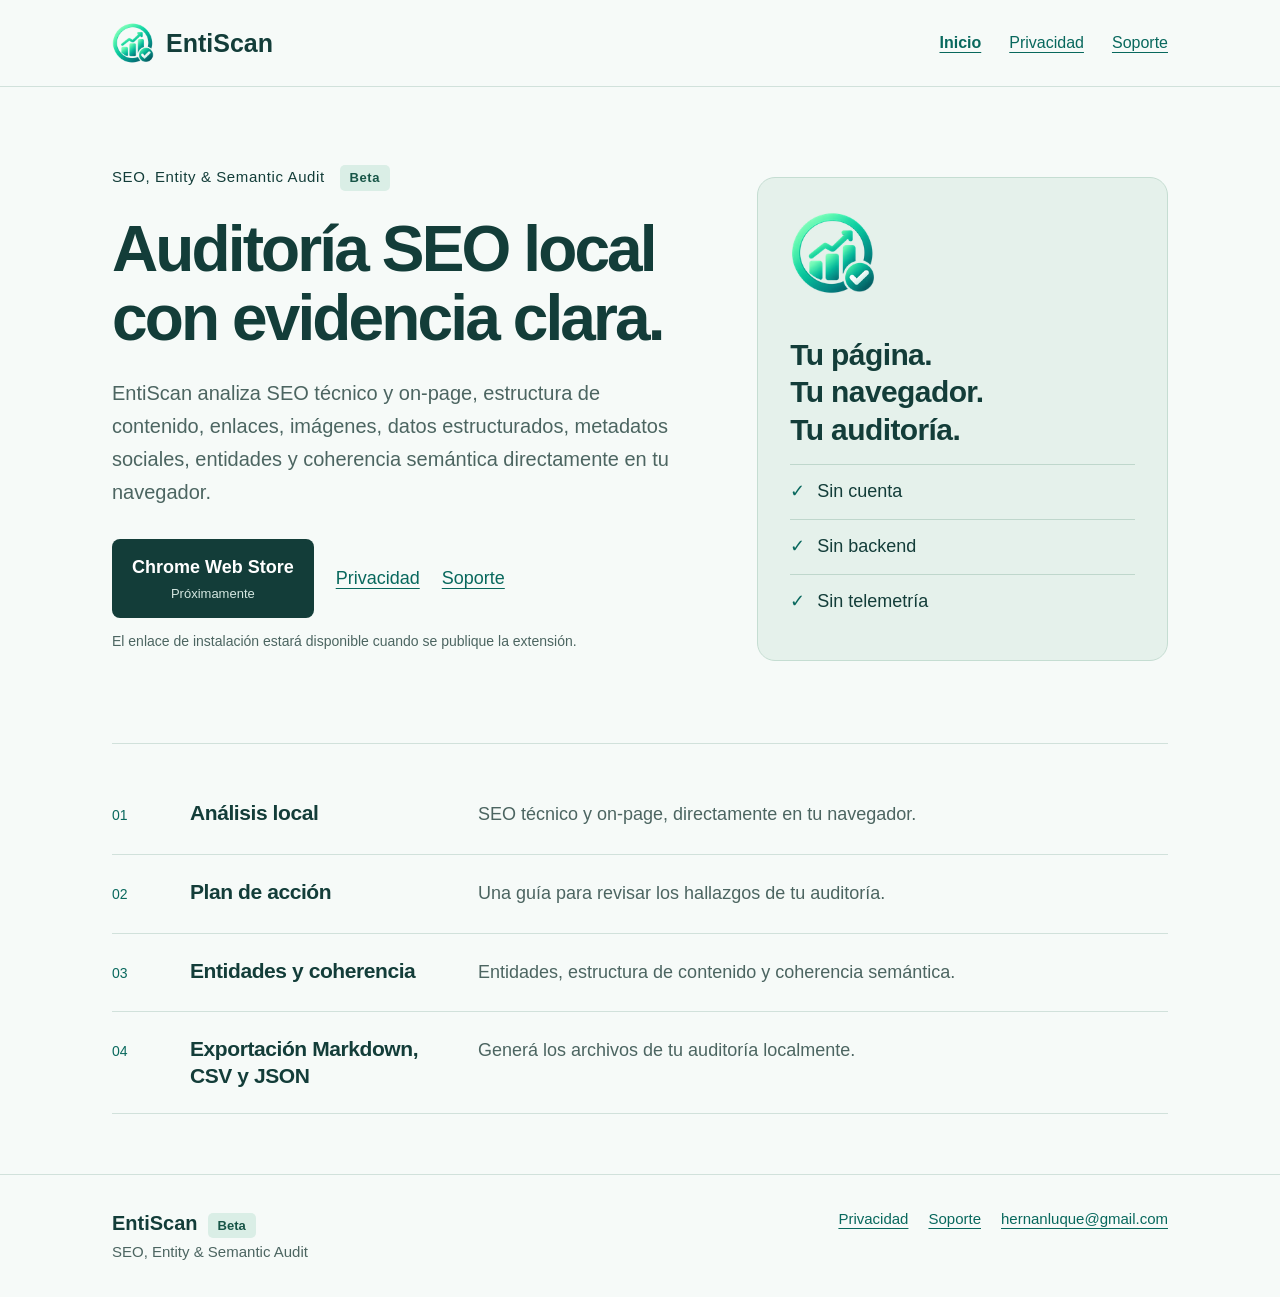
<file: index.html>
<!DOCTYPE html>
<html lang="es-AR"><head><meta charset="utf-8"><meta name="viewport" content="width=device-width, initial-scale=1"><title>EntiScan — SEO, Entity &amp; Semantic Audit</title><meta name="description" content="Auditoría SEO local con evidencia clara. Analizá entidades, contenido y señales técnicas en tu navegador, sin cuenta ni telemetría."><meta name="robots" content="index, follow"><link rel="canonical" href="https://luquemariano.github.io/entiscan-site/"><meta property="og:type" content="website"><meta property="og:locale" content="es_AR"><meta property="og:site_name" content="EntiScan"><meta property="og:title" content="EntiScan — SEO, Entity &amp; Semantic Audit"><meta property="og:description" content="Auditoría SEO local con evidencia clara. Analizá entidades, contenido y señales técnicas en tu navegador, sin cuenta ni telemetría."><meta property="og:url" content="https://luquemariano.github.io/entiscan-site/"><meta property="og:image" content="https://luquemariano.github.io/entiscan-site/assets/entiscan.png"><meta property="og:image:alt" content="Icono EntiScan"><link rel="icon" type="image/png" href="./assets/entiscan.png"><link rel="stylesheet" href="./styles.css"></head>
<body><a class="skip" href="#contenido">Saltar al contenido</a><header><div class="wrap bar"><a class="brand" href="./"><img src="./assets/entiscan.png" alt="" width="42" height="42">EntiScan</a><nav aria-label="Navegación principal"><a href="./" aria-current="page">Inicio</a><a href="./privacy/">Privacidad</a><a href="./support/">Soporte</a></nav></div></header><main id="contenido" class="wrap"><section class="hero" aria-labelledby="hero-title"><div><p class="descriptor">SEO, Entity &amp; Semantic Audit <span class="badge">Beta</span></p><h1 id="hero-title">Auditoría SEO local con evidencia clara.</h1><p class="intro">EntiScan analiza SEO técnico y on-page, estructura de contenido, enlaces, imágenes, datos estructurados, metadatos sociales, entidades y coherencia semántica directamente en tu navegador.</p><div class="actions"><!-- CHROME_WEB_STORE_URL: sustituir este botón por un enlace cuando exista la URL pública real. --><button class="store" type="button" disabled aria-describedby="store-note">Chrome Web Store<small>Próximamente</small></button><a href="./privacy/">Privacidad</a><a href="./support/">Soporte</a></div><p class="note" id="store-note">El enlace de instalación estará disponible cuando se publique la extensión.</p></div><aside class="evidence" aria-label="Características de privacidad"><img src="./assets/entiscan.png" alt="" width="86" height="86"><h2>Tu página.<br>Tu navegador.<br>Tu auditoría.</h2><ul><li>Sin cuenta</li><li>Sin backend</li><li>Sin telemetría</li></ul></aside></section><section class="features" aria-label="Funciones de EntiScan"><div class="feature"><span>01</span><h2>Análisis local</h2><p>SEO técnico y on-page, directamente en tu navegador.</p></div><div class="feature"><span>02</span><h2>Plan de acción</h2><p>Una guía para revisar los hallazgos de tu auditoría.</p></div><div class="feature"><span>03</span><h2>Entidades y coherencia</h2><p>Entidades, estructura de contenido y coherencia semántica.</p></div><div class="feature"><span>04</span><h2>Exportación Markdown, CSV y JSON</h2><p>Generá los archivos de tu auditoría localmente.</p></div></section></main><footer><div class="wrap footer-row"><div><strong>EntiScan</strong><span class="badge">Beta</span><br>SEO, Entity &amp; Semantic Audit</div><div class="footer-links"><a href="./privacy/">Privacidad</a><a href="./support/">Soporte</a><a href="mailto:hernanluque@gmail.com">hernanluque@gmail.com</a></div></div></footer></body></html>
</file>
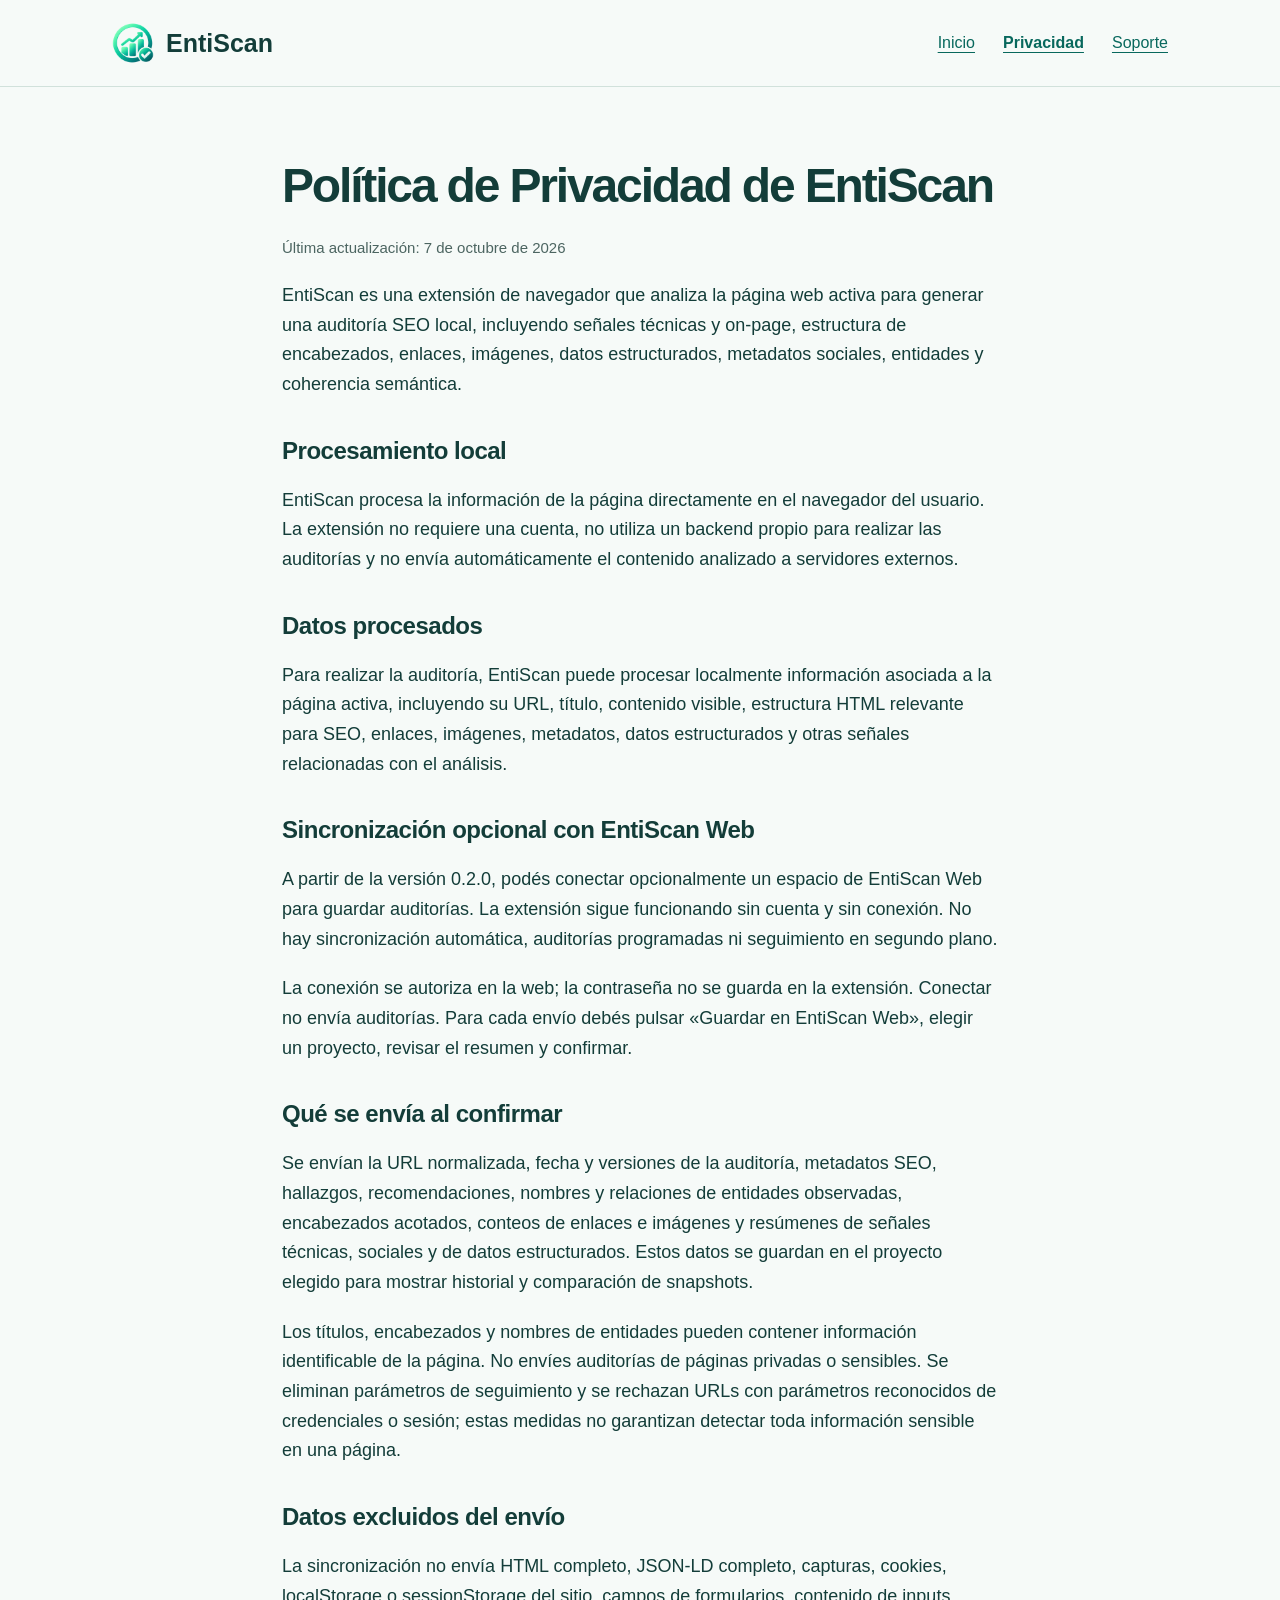
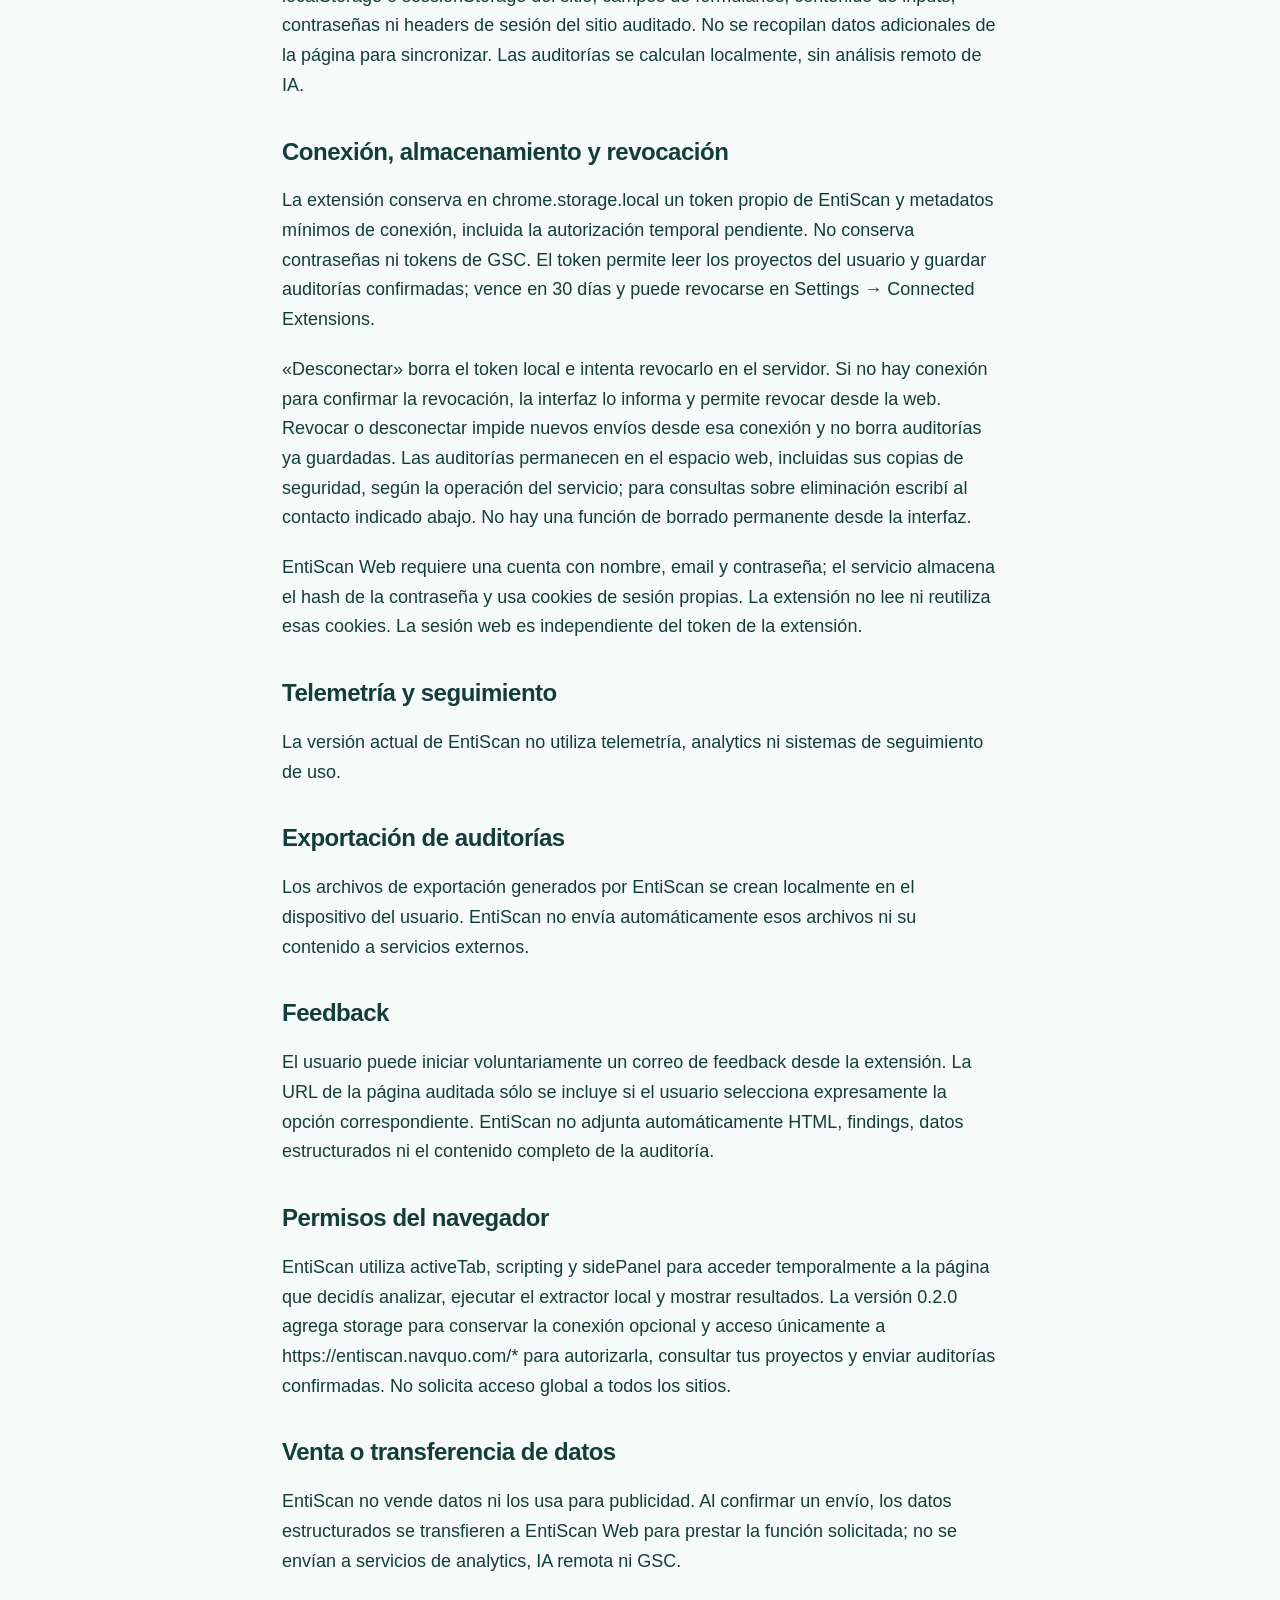
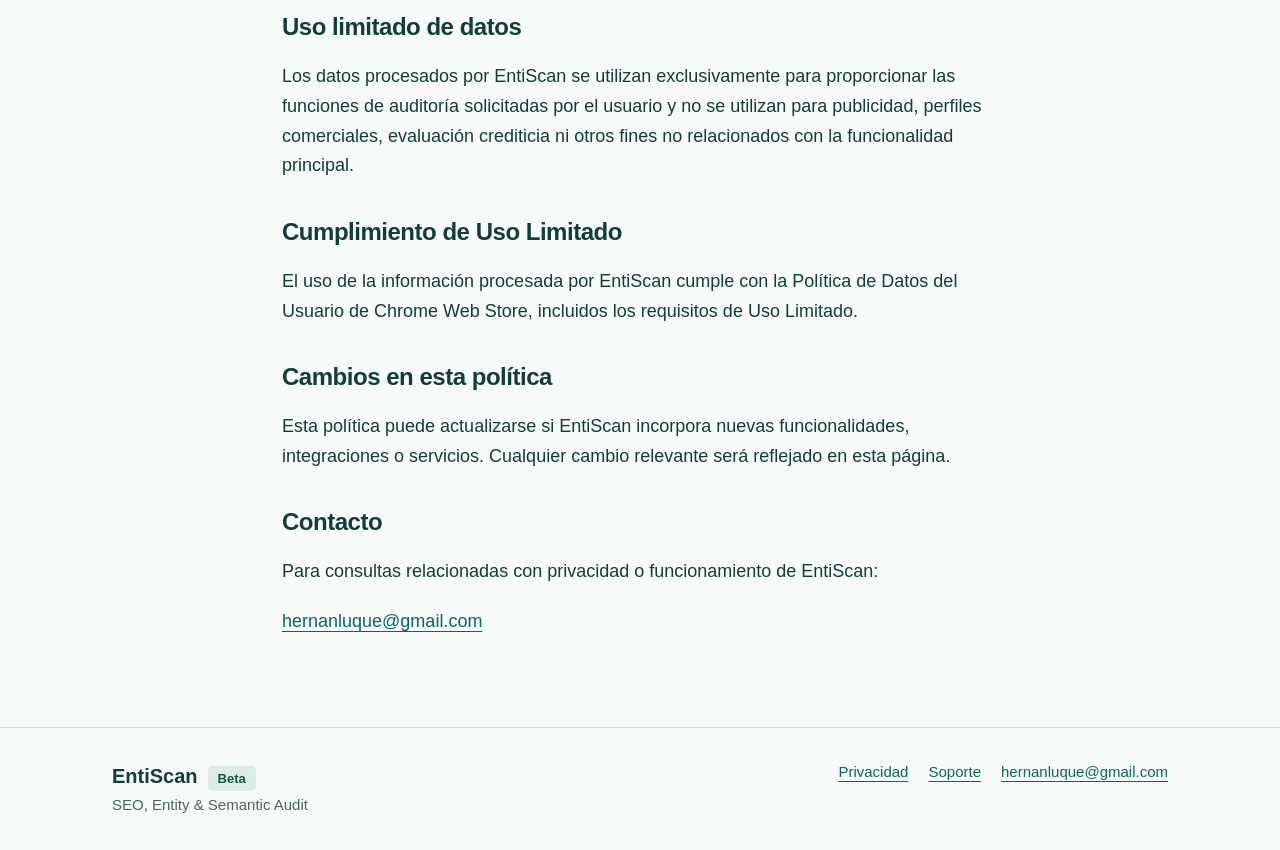
<file: privacy/index.html>
<!DOCTYPE html>
<html lang="es-AR"><head><meta charset="utf-8"><meta name="viewport" content="width=device-width, initial-scale=1"><title>Política de Privacidad de EntiScan</title><meta name="description" content="Conocé cómo EntiScan procesa las auditorías localmente, sus permisos y su política de privacidad, sin telemetría ni seguimiento."><meta name="robots" content="index, follow"><link rel="canonical" href="https://luquemariano.github.io/entiscan-site/privacy/"><meta property="og:type" content="website"><meta property="og:locale" content="es_AR"><meta property="og:site_name" content="EntiScan"><meta property="og:title" content="Política de Privacidad de EntiScan"><meta property="og:description" content="Conocé cómo EntiScan procesa las auditorías localmente, sus permisos y su política de privacidad, sin telemetría ni seguimiento."><meta property="og:url" content="https://luquemariano.github.io/entiscan-site/privacy/"><meta property="og:image" content="https://luquemariano.github.io/entiscan-site/assets/entiscan.png"><meta property="og:image:alt" content="Icono EntiScan"><link rel="icon" type="image/png" href="../assets/entiscan.png"><link rel="stylesheet" href="../styles.css"></head>
<body><a class="skip" href="#contenido">Saltar al contenido</a><header><div class="wrap bar"><a class="brand" href="../"><img src="../assets/entiscan.png" alt="" width="42" height="42">EntiScan</a><nav aria-label="Navegación principal"><a href="../">Inicio</a><a href="../privacy/" aria-current="page">Privacidad</a><a href="../support/">Soporte</a></nav></div></header><main id="contenido" class="wrap document"><h1>Política de Privacidad de EntiScan</h1><p class="updated">Última actualización: <time datetime="2026-10-07">7 de octubre de 2026</time></p><p>EntiScan es una extensión de navegador que analiza la página web activa para generar una auditoría SEO local, incluyendo señales técnicas y on-page, estructura de encabezados, enlaces, imágenes, datos estructurados, metadatos sociales, entidades y coherencia semántica.</p><h2>Procesamiento local</h2><p>EntiScan procesa la información de la página directamente en el navegador del usuario. La extensión no requiere una cuenta, no utiliza un backend propio para realizar las auditorías y no envía automáticamente el contenido analizado a servidores externos.</p><h2>Datos procesados</h2><p>Para realizar la auditoría, EntiScan puede procesar localmente información asociada a la página activa, incluyendo su URL, título, contenido visible, estructura HTML relevante para SEO, enlaces, imágenes, metadatos, datos estructurados y otras señales relacionadas con el análisis.</p><h2>Sincronización opcional con EntiScan Web</h2><p>A partir de la versión 0.2.0, podés conectar opcionalmente un espacio de EntiScan Web para guardar auditorías. La extensión sigue funcionando sin cuenta y sin conexión. No hay sincronización automática, auditorías programadas ni seguimiento en segundo plano.</p><p>La conexión se autoriza en la web; la contraseña no se guarda en la extensión. Conectar no envía auditorías. Para cada envío debés pulsar «Guardar en EntiScan Web», elegir un proyecto, revisar el resumen y confirmar.</p><h2>Qué se envía al confirmar</h2><p>Se envían la URL normalizada, fecha y versiones de la auditoría, metadatos SEO, hallazgos, recomendaciones, nombres y relaciones de entidades observadas, encabezados acotados, conteos de enlaces e imágenes y resúmenes de señales técnicas, sociales y de datos estructurados. Estos datos se guardan en el proyecto elegido para mostrar historial y comparación de snapshots.</p><p>Los títulos, encabezados y nombres de entidades pueden contener información identificable de la página. No envíes auditorías de páginas privadas o sensibles. Se eliminan parámetros de seguimiento y se rechazan URLs con parámetros reconocidos de credenciales o sesión; estas medidas no garantizan detectar toda información sensible en una página.</p><h2>Datos excluidos del envío</h2><p>La sincronización no envía HTML completo, JSON-LD completo, capturas, cookies, localStorage o sessionStorage del sitio, campos de formularios, contenido de inputs, contraseñas ni headers de sesión del sitio auditado. No se recopilan datos adicionales de la página para sincronizar. Las auditorías se calculan localmente, sin análisis remoto de IA.</p><h2>Conexión, almacenamiento y revocación</h2><p>La extensión conserva en chrome.storage.local un token propio de EntiScan y metadatos mínimos de conexión, incluida la autorización temporal pendiente. No conserva contraseñas ni tokens de GSC. El token permite leer los proyectos del usuario y guardar auditorías confirmadas; vence en 30 días y puede revocarse en Settings → Connected Extensions.</p><p>«Desconectar» borra el token local e intenta revocarlo en el servidor. Si no hay conexión para confirmar la revocación, la interfaz lo informa y permite revocar desde la web. Revocar o desconectar impide nuevos envíos desde esa conexión y no borra auditorías ya guardadas. Las auditorías permanecen en el espacio web, incluidas sus copias de seguridad, según la operación del servicio; para consultas sobre eliminación escribí al contacto indicado abajo. No hay una función de borrado permanente desde la interfaz.</p><p>EntiScan Web requiere una cuenta con nombre, email y contraseña; el servicio almacena el hash de la contraseña y usa cookies de sesión propias. La extensión no lee ni reutiliza esas cookies. La sesión web es independiente del token de la extensión.</p><h2>Telemetría y seguimiento</h2><p>La versión actual de EntiScan no utiliza telemetría, analytics ni sistemas de seguimiento de uso.</p><h2>Exportación de auditorías</h2><p>Los archivos de exportación generados por EntiScan se crean localmente en el dispositivo del usuario. EntiScan no envía automáticamente esos archivos ni su contenido a servicios externos.</p><h2>Feedback</h2><p>El usuario puede iniciar voluntariamente un correo de feedback desde la extensión. La URL de la página auditada sólo se incluye si el usuario selecciona expresamente la opción correspondiente. EntiScan no adjunta automáticamente HTML, findings, datos estructurados ni el contenido completo de la auditoría.</p><h2>Permisos del navegador</h2><p>EntiScan utiliza activeTab, scripting y sidePanel para acceder temporalmente a la página que decidís analizar, ejecutar el extractor local y mostrar resultados. La versión 0.2.0 agrega storage para conservar la conexión opcional y acceso únicamente a https://entiscan.navquo.com/* para autorizarla, consultar tus proyectos y enviar auditorías confirmadas. No solicita acceso global a todos los sitios.</p><h2>Venta o transferencia de datos</h2><p>EntiScan no vende datos ni los usa para publicidad. Al confirmar un envío, los datos estructurados se transfieren a EntiScan Web para prestar la función solicitada; no se envían a servicios de analytics, IA remota ni GSC.</p><h2>Uso limitado de datos</h2><p>Los datos procesados por EntiScan se utilizan exclusivamente para proporcionar las funciones de auditoría solicitadas por el usuario y no se utilizan para publicidad, perfiles comerciales, evaluación crediticia ni otros fines no relacionados con la funcionalidad principal.</p><h2>Cumplimiento de Uso Limitado</h2>
<p>
  El uso de la información procesada por EntiScan cumple con la Política de Datos
  del Usuario de Chrome Web Store, incluidos los requisitos de Uso Limitado.
</p>
<h2>Cambios en esta política</h2><p>Esta política puede actualizarse si EntiScan incorpora nuevas funcionalidades, integraciones o servicios. Cualquier cambio relevante será reflejado en esta página.</p><h2>Contacto</h2><p>Para consultas relacionadas con privacidad o funcionamiento de EntiScan:</p><p><a href="mailto:hernanluque@gmail.com">hernanluque@gmail.com</a></p></main><footer><div class="wrap footer-row"><div><strong>EntiScan</strong><span class="badge">Beta</span><br>SEO, Entity &amp; Semantic Audit</div><div class="footer-links"><a href="../privacy/">Privacidad</a><a href="../support/">Soporte</a><a href="mailto:hernanluque@gmail.com">hernanluque@gmail.com</a></div></div></footer></body></html>
</file>
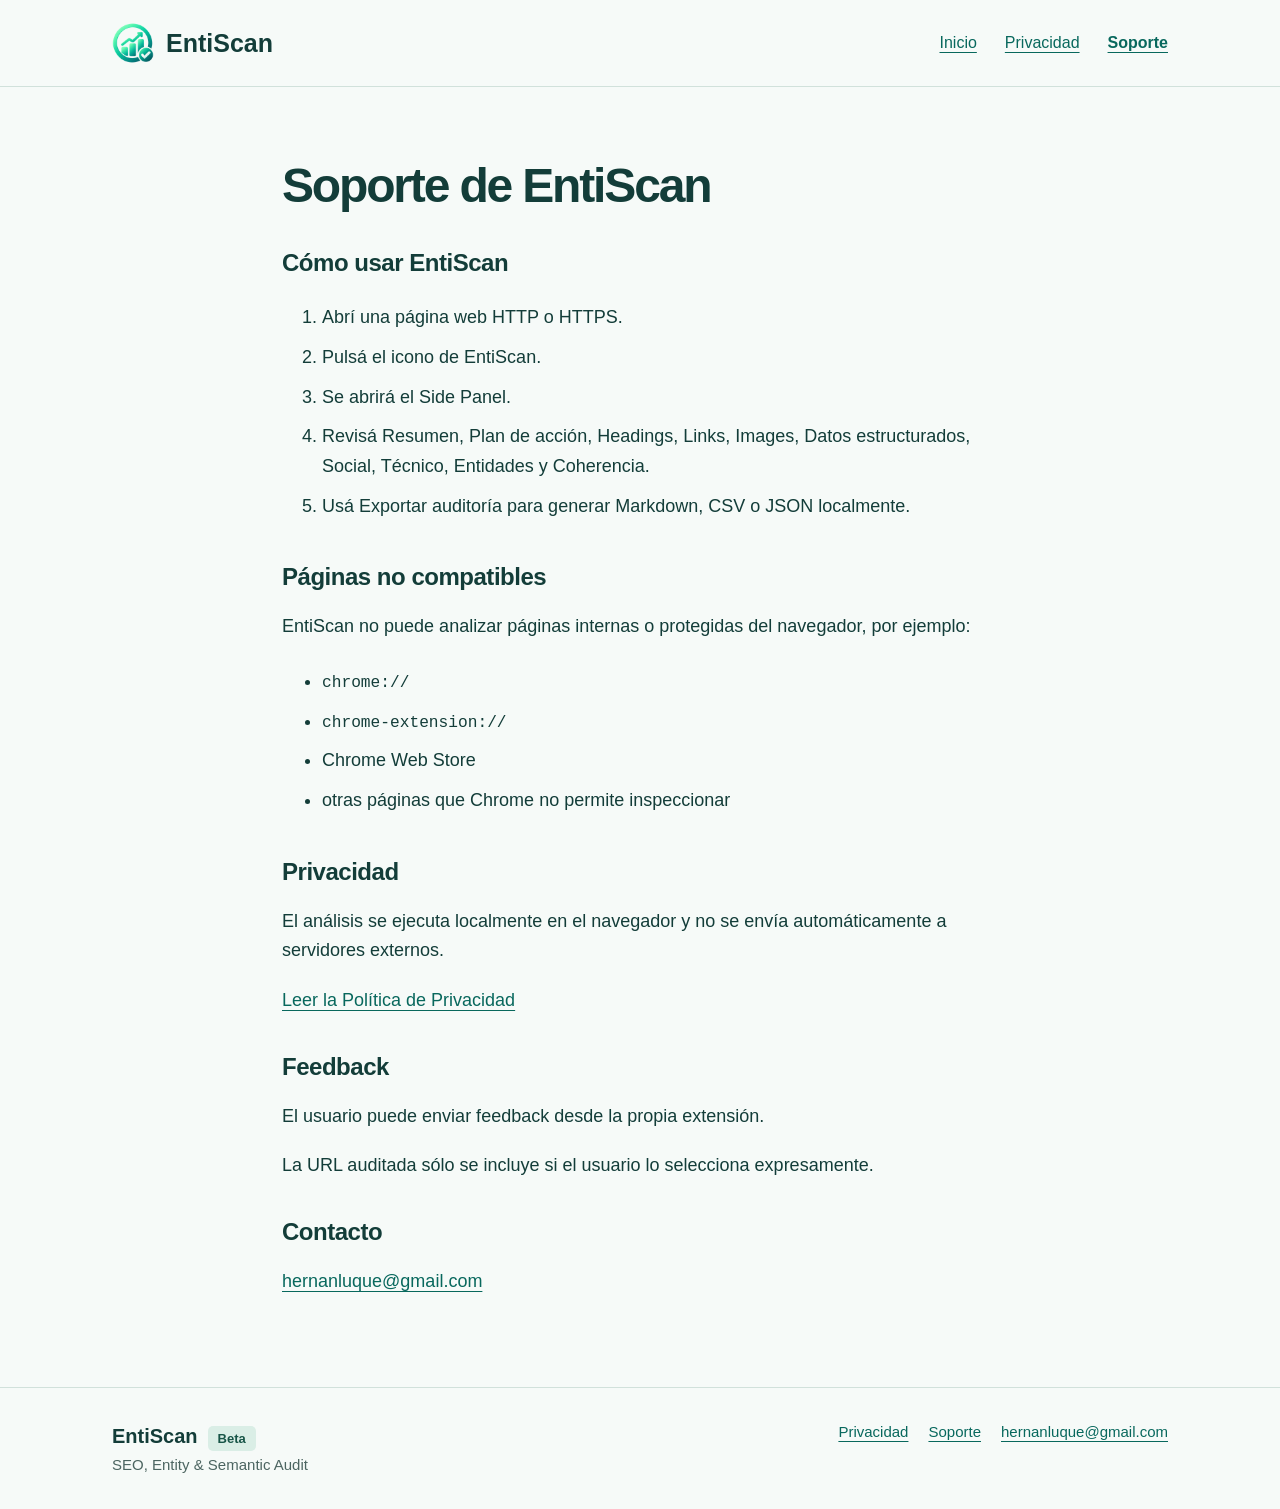
<file: support/index.html>
<!DOCTYPE html>
<html lang="es-AR"><head><meta charset="utf-8"><meta name="viewport" content="width=device-width, initial-scale=1"><title>Soporte de EntiScan</title><meta name="description" content="Ayuda para usar EntiScan, exportar auditorías y enviar feedback. Consultá las páginas compatibles y los canales de contacto."><meta name="robots" content="index, follow"><link rel="canonical" href="https://luquemariano.github.io/entiscan-site/support/"><meta property="og:type" content="website"><meta property="og:locale" content="es_AR"><meta property="og:site_name" content="EntiScan"><meta property="og:title" content="Soporte de EntiScan"><meta property="og:description" content="Ayuda para usar EntiScan, exportar auditorías y enviar feedback. Consultá las páginas compatibles y los canales de contacto."><meta property="og:url" content="https://luquemariano.github.io/entiscan-site/support/"><meta property="og:image" content="https://luquemariano.github.io/entiscan-site/assets/entiscan.png"><meta property="og:image:alt" content="Icono EntiScan"><link rel="icon" type="image/png" href="../assets/entiscan.png"><link rel="stylesheet" href="../styles.css"></head>
<body><a class="skip" href="#contenido">Saltar al contenido</a><header><div class="wrap bar"><a class="brand" href="../"><img src="../assets/entiscan.png" alt="" width="42" height="42">EntiScan</a><nav aria-label="Navegación principal"><a href="../">Inicio</a><a href="../privacy/">Privacidad</a><a href="../support/" aria-current="page">Soporte</a></nav></div></header><main id="contenido" class="wrap document"><h1>Soporte de EntiScan</h1><h2>Cómo usar EntiScan</h2><ol><li>Abrí una página web HTTP o HTTPS.</li><li>Pulsá el icono de EntiScan.</li><li>Se abrirá el Side Panel.</li><li>Revisá Resumen, Plan de acción, Headings, Links, Images, Datos estructurados, Social, Técnico, Entidades y Coherencia.</li><li>Usá Exportar auditoría para generar Markdown, CSV o JSON localmente.</li></ol><h2>Páginas no compatibles</h2><p>EntiScan no puede analizar páginas internas o protegidas del navegador, por ejemplo:</p><ul><li><code>chrome://</code></li><li><code>chrome-extension://</code></li><li>Chrome Web Store</li><li>otras páginas que Chrome no permite inspeccionar</li></ul><h2>Privacidad</h2><p>El análisis se ejecuta localmente en el navegador y no se envía automáticamente a servidores externos.</p><p><a href="../privacy/">Leer la Política de Privacidad</a></p><h2>Feedback</h2><p>El usuario puede enviar feedback desde la propia extensión.</p><p>La URL auditada sólo se incluye si el usuario lo selecciona expresamente.</p><h2>Contacto</h2><p><a href="mailto:hernanluque@gmail.com">hernanluque@gmail.com</a></p></main><footer><div class="wrap footer-row"><div><strong>EntiScan</strong><span class="badge">Beta</span><br>SEO, Entity &amp; Semantic Audit</div><div class="footer-links"><a href="../privacy/">Privacidad</a><a href="../support/">Soporte</a><a href="mailto:hernanluque@gmail.com">hernanluque@gmail.com</a></div></div></footer></body></html>
</file>
<file: styles.css>
:root{--ink:#133d39;--muted:#4c6561;--teal:#08685d;--line:#d1e1db;--paper:#f6faf8;--white:#fff;--radius:18px}*{box-sizing:border-box}body{margin:0;background:var(--paper);color:var(--ink);font-family:Calibri,'Segoe UI',sans-serif;font-size:18px;line-height:1.65}a{color:var(--teal);text-underline-offset:4px}a:hover{text-decoration-thickness:2px}:focus-visible{outline:3px solid #b55a12;outline-offset:5px}.skip{position:absolute;left:16px;top:-100px;background:white;padding:12px;z-index:2}.skip:focus{top:12px}.wrap{max-width:1120px;margin:auto;padding:0 32px}header{border-bottom:1px solid var(--line)}.bar{display:flex;align-items:center;justify-content:space-between;gap:24px;padding-top:22px;padding-bottom:22px}.brand{display:flex;align-items:center;gap:12px;text-decoration:none;color:var(--ink);font-size:25px;font-weight:700}.brand img{width:42px;height:42px}nav{display:flex;gap:28px;font-size:16px}nav a{padding:8px 0}nav [aria-current]{font-weight:700}.hero{padding:78px 0 70px;display:grid;grid-template-columns:1.4fr 1fr;gap:70px;align-items:center}.descriptor{font-size:15px;letter-spacing:.04em}.badge{display:inline-block;background:#daeee6;color:#175547;padding:2px 10px;border-radius:5px;font-size:13px;font-weight:700;margin-left:10px}h1{font-size:clamp(38px,5vw,66px);line-height:1.08;letter-spacing:-.045em;margin:24px 0}h2{line-height:1.25;font-size:26px;letter-spacing:-.02em}p{margin:0 0 20px}.intro{color:var(--muted);font-size:20px;max-width:660px}.actions{display:flex;gap:22px;align-items:center;flex-wrap:wrap;margin-top:30px}.store{display:inline-block;border:0;border-radius:8px;background:var(--ink);color:white;padding:14px 20px;font:inherit;font-weight:600}.store small{display:block;font-size:13px;font-weight:400;color:#d4e7e1}.note{font-size:14px;color:var(--muted);margin-top:12px}.evidence{background:#e5f1eb;border:1px solid #c5ddd2;border-radius:var(--radius);padding:32px}.evidence img{width:86px;height:86px;margin-bottom:30px}.evidence h2{font-size:30px;margin:0 0 16px}.evidence ul{list-style:none;padding:0;margin:0}.evidence li{padding:12px 0;border-top:1px solid #bfd7cc}.evidence li::before{content:'✓';margin-right:12px;color:var(--teal)}.features{border-top:1px solid var(--line);padding:32px 0 60px}.feature{display:grid;grid-template-columns:60px 270px 1fr;gap:18px;border-bottom:1px solid var(--line);padding:24px 0;align-items:baseline}.feature span{font-size:14px;color:var(--teal)}.feature h2{font-size:21px;margin:0}.feature p{margin:0;color:var(--muted)}footer{border-top:1px solid var(--line);padding:32px 0;font-size:15px;color:var(--muted)}.footer-row{display:flex;justify-content:space-between;gap:24px;flex-wrap:wrap}.footer-row strong{color:var(--ink);font-size:20px}.footer-links{display:flex;gap:20px;flex-wrap:wrap}.document{max-width:780px;padding-top:55px;padding-bottom:70px}.document h1{font-size:clamp(36px,5vw,48px);margin-top:18px}.document h2{margin-top:36px;font-size:24px}.document li{padding:5px 0}.updated{font-size:15px;color:var(--muted)}code{font-size:.9em}@media(max-width:760px){.wrap{padding-left:22px;padding-right:22px}.bar{gap:14px;flex-wrap:wrap}nav{gap:22px}.hero{grid-template-columns:1fr;gap:32px;padding:42px 0}.evidence{padding:24px}.evidence img{margin-bottom:16px}.feature{grid-template-columns:30px 1fr;gap:12px}.feature p{grid-column:2}.intro{font-size:18px}.document{padding-top:32px}}
</file>
